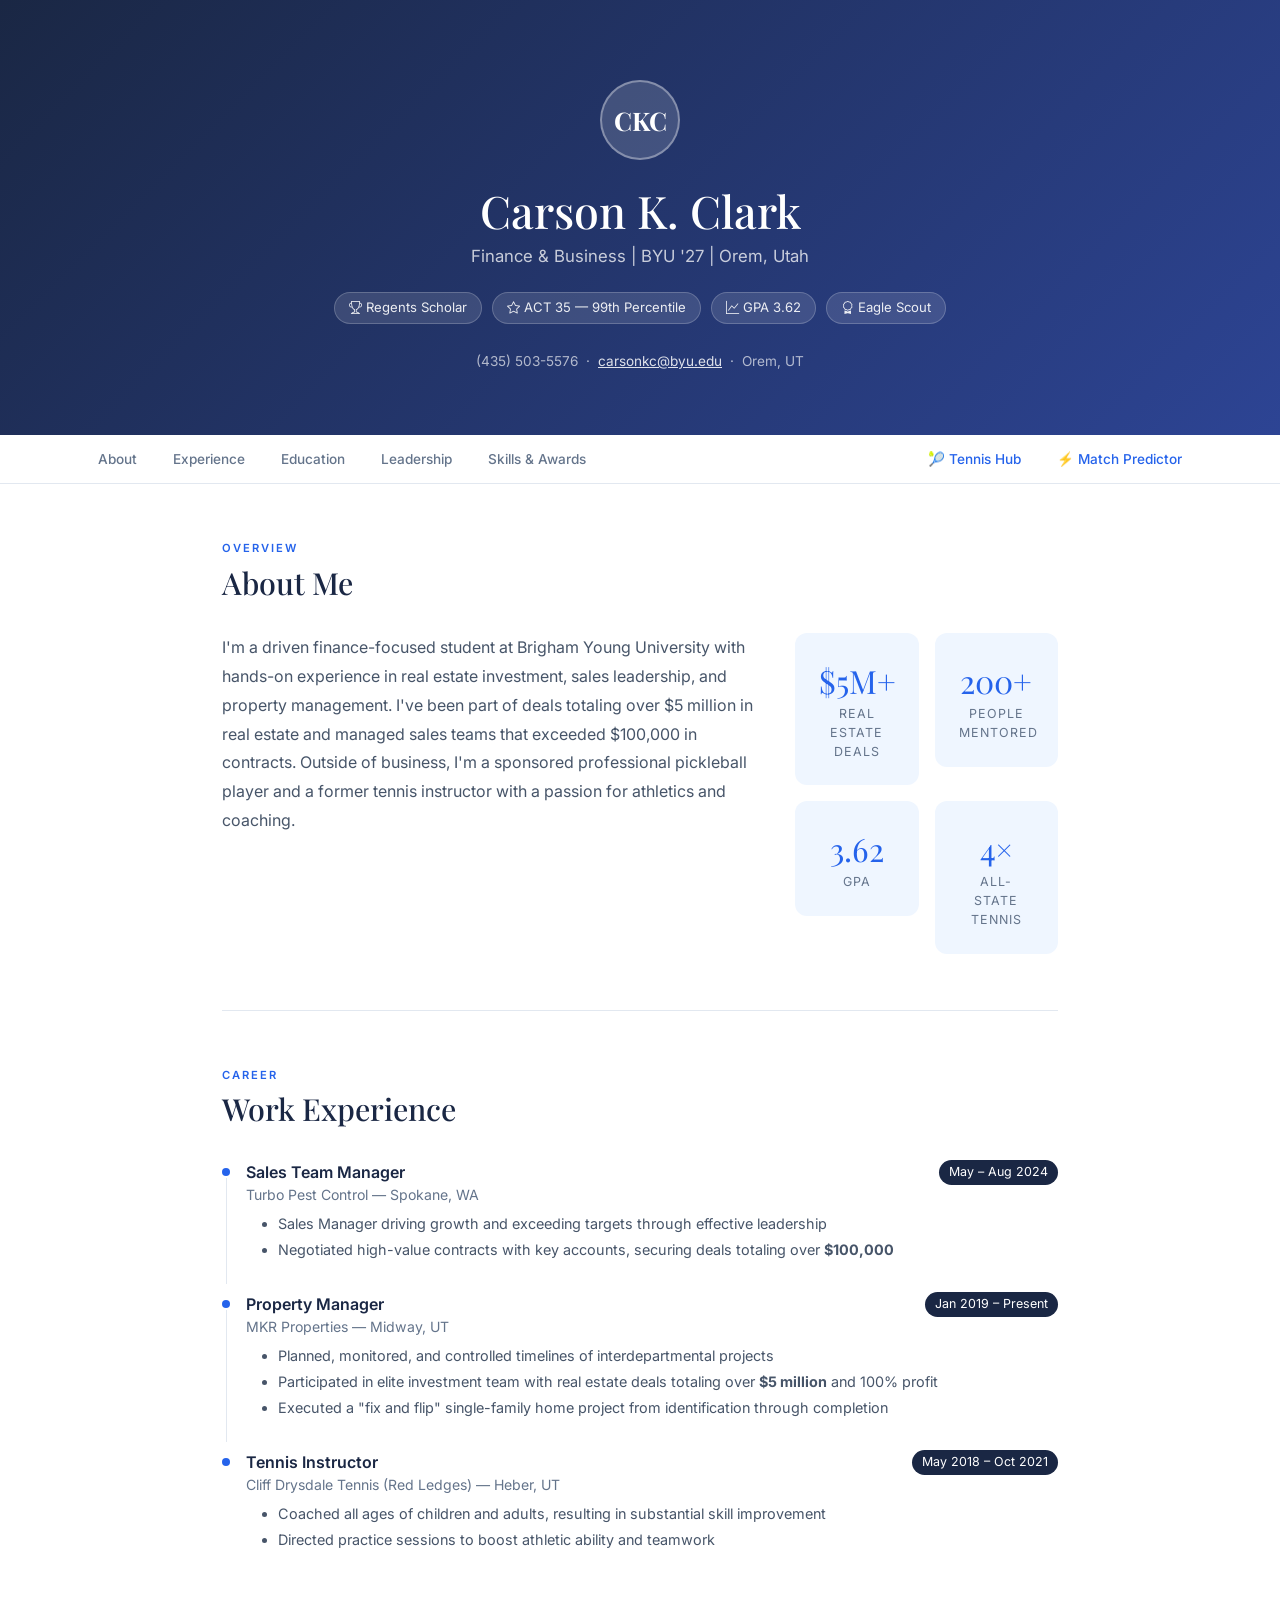
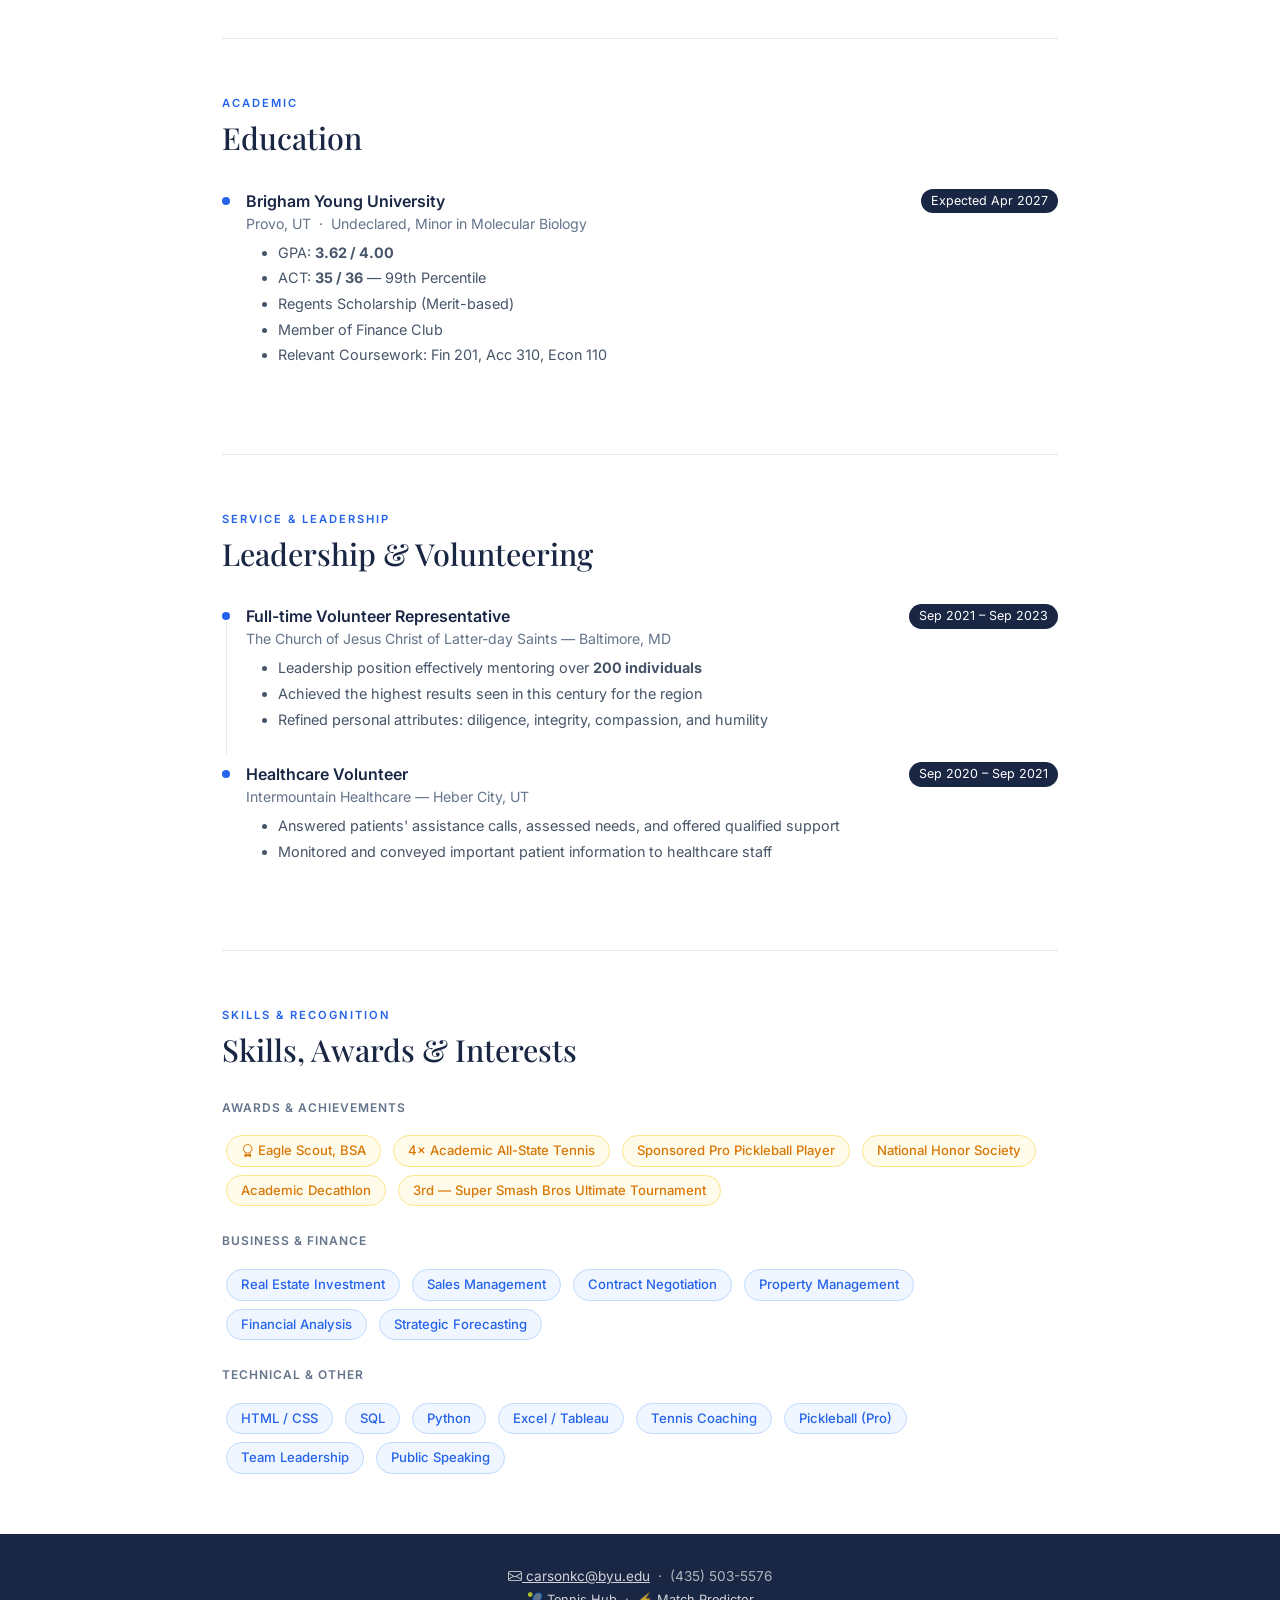
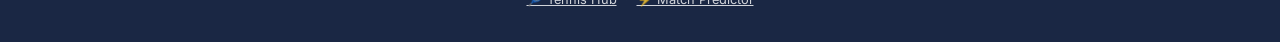
<file: index.html>
<!DOCTYPE html>
<html lang="en">
<head>
  <meta charset="UTF-8">
  <meta name="viewport" content="width=device-width, initial-scale=1.0">
  <title>Carson Clark — Portfolio</title>

  <!-- Bootstrap 5 -->
  <link href="https://cdn.jsdelivr.net/npm/bootstrap@5.3.3/dist/css/bootstrap.min.css" rel="stylesheet">
  <!-- Bootstrap Icons -->
  <link href="https://cdn.jsdelivr.net/npm/bootstrap-icons@1.11.3/font/bootstrap-icons.min.css" rel="stylesheet">
  <!-- Google Fonts -->
  <link href="https://fonts.googleapis.com/css2?family=Playfair+Display:wght@700&family=Inter:wght@300;400;500;600&display=swap" rel="stylesheet">

  <style>
    :root {
      --navy: #1a2744;
      --blue: #2563eb;
      --blue-light: #eff6ff;
      --gold: #d97706;
      --text: #1e293b;
      --muted: #64748b;
      --border: #e2e8f0;
    }
    body { font-family: 'Inter', sans-serif; color: var(--text); }
    h1, h2 { font-family: 'Playfair Display', serif; }

    /* ---- Hero ---- */
    .hero {
      background: linear-gradient(135deg, var(--navy) 0%, #2d4494 100%);
      color: white;
      padding: 5rem 0 4rem;
    }
    .hero-initials {
      width: 80px; height: 80px;
      border-radius: 50%;
      background: rgba(255,255,255,0.15);
      border: 2px solid rgba(255,255,255,0.35);
      display: flex; align-items: center; justify-content: center;
      font-size: 1.6rem; font-weight: 700;
      margin: 0 auto 1.5rem;
      font-family: 'Playfair Display', serif;
    }
    .hero h1 { font-size: 2.8rem; margin-bottom: 0.4rem; }
    .hero .subtitle { color: rgba(255,255,255,0.75); font-size: 1.05rem; }
    .hero .badges { margin-top: 1.25rem; }
    .hero .badge-item {
      display: inline-block;
      background: rgba(255,255,255,0.12);
      border: 1px solid rgba(255,255,255,0.2);
      border-radius: 20px;
      padding: 5px 14px;
      font-size: 0.82rem;
      margin: 3px;
      color: rgba(255,255,255,0.9);
    }
    .hero .contact-line {
      margin-top: 1.5rem;
      font-size: 0.85rem;
      color: rgba(255,255,255,0.65);
    }
    .hero .contact-line a { color: rgba(255,255,255,0.85); }

    /* ---- Nav ---- */
    .sticky-nav {
      background: white;
      border-bottom: 1px solid var(--border);
      position: sticky; top: 0; z-index: 100;
    }
    .sticky-nav a {
      font-size: 0.85rem; font-weight: 500;
      color: var(--muted);
      text-decoration: none;
      padding: 0.85rem 1rem;
      display: inline-block;
      transition: color 0.2s;
    }
    .sticky-nav a:hover { color: var(--blue); }

    /* ---- Sections ---- */
    section { padding: 3.5rem 0; border-bottom: 1px solid var(--border); }
    section:last-of-type { border-bottom: none; }
    .section-label {
      font-size: 0.7rem;
      font-weight: 600;
      letter-spacing: 2px;
      text-transform: uppercase;
      color: var(--blue);
      margin-bottom: 0.5rem;
    }
    .section-title {
      font-size: 1.9rem;
      margin-bottom: 2rem;
      color: var(--navy);
    }

    /* ---- Timeline ---- */
    .timeline-item { position: relative; padding-left: 1.5rem; margin-bottom: 2rem; }
    .timeline-item::before {
      content: '';
      position: absolute; left: 0; top: 8px;
      width: 8px; height: 8px;
      background: var(--blue);
      border-radius: 50%;
    }
    .timeline-item::after {
      content: '';
      position: absolute; left: 3.5px; top: 18px; bottom: -1.5rem;
      width: 1px; background: var(--border);
    }
    .timeline-item:last-child::after { display: none; }
    .item-header { display: flex; justify-content: space-between; align-items: flex-start; flex-wrap: wrap; gap: 4px; }
    .item-title { font-weight: 600; font-size: 1rem; color: var(--navy); }
    .item-sub { font-size: 0.88rem; color: var(--muted); }
    .item-date {
      font-size: 0.78rem; color: white;
      background: var(--navy);
      padding: 3px 10px; border-radius: 20px;
      white-space: nowrap;
    }
    .item-body { margin-top: 0.5rem; }
    .item-body li { font-size: 0.9rem; color: #475569; margin-bottom: 4px; }

    /* ---- Skills ---- */
    .skill-chip {
      display: inline-block;
      background: var(--blue-light);
      color: var(--blue);
      border: 1px solid #bfdbfe;
      border-radius: 20px;
      padding: 5px 14px;
      font-size: 0.82rem;
      font-weight: 500;
      margin: 4px;
    }
    .skill-chip.gold {
      background: #fffbeb;
      color: var(--gold);
      border-color: #fde68a;
    }

    /* ---- Stats row ---- */
    .stat-card {
      text-align: center;
      padding: 1.5rem;
      background: var(--blue-light);
      border-radius: 12px;
    }
    .stat-card .num {
      font-family: 'Playfair Display', serif;
      font-size: 2rem;
      color: var(--blue);
    }
    .stat-card .lbl {
      font-size: 0.78rem; color: var(--muted);
      text-transform: uppercase; letter-spacing: 1px;
    }

    /* ---- Footer ---- */
    footer {
      background: var(--navy);
      color: rgba(255,255,255,0.65);
      padding: 2rem 0;
      font-size: 0.85rem;
      text-align: center;
    }
    footer a { color: rgba(255,255,255,0.8); }
  </style>
</head>
<body>

<!-- HERO -->
<section class="hero text-center">
  <div class="container">
    <div class="hero-initials">CKC</div>
    <h1>Carson K. Clark</h1>
    <div class="subtitle">Finance &amp; Business | BYU '27 | Orem, Utah</div>
    <div class="badges">
      <span class="badge-item"><i class="bi bi-trophy"></i> Regents Scholar</span>
      <span class="badge-item"><i class="bi bi-star"></i> ACT 35 — 99th Percentile</span>
      <span class="badge-item"><i class="bi bi-graph-up"></i> GPA 3.62</span>
      <span class="badge-item"><i class="bi bi-award"></i> Eagle Scout</span>
    </div>
    <div class="contact-line">
      (435) 503-5576 &nbsp;·&nbsp;
      <a href="mailto:carsonkc@byu.edu">carsonkc@byu.edu</a> &nbsp;·&nbsp;
      Orem, UT
    </div>
  </div>
</section>

<!-- STICKY NAV -->
<nav class="sticky-nav">
  <div class="container d-flex flex-wrap gap-1">
    <a href="#about">About</a>
    <a href="#experience">Experience</a>
    <a href="#education">Education</a>
    <a href="#leadership">Leadership</a>
    <a href="#skills">Skills &amp; Awards</a>
    <a href="scratch.html" class="ms-auto" style="color: var(--blue);">🎾 Tennis Hub</a>
    <a href="app.html" style="color: var(--blue);">⚡ Match Predictor</a>
  </div>
</nav>

<div class="container" style="max-width: 860px;">

  <!-- ABOUT -->
  <section id="about">
    <div class="section-label">Overview</div>
    <h2 class="section-title">About Me</h2>
    <div class="row g-4">
      <div class="col-md-8">
        <p style="font-size: 1rem; line-height: 1.8; color: #475569;">
          I'm a driven finance-focused student at Brigham Young University with hands-on experience in
          real estate investment, sales leadership, and property management. I've been part of deals
          totaling over $5 million in real estate and managed sales teams that exceeded $100,000 in
          contracts. Outside of business, I'm a sponsored professional pickleball player and a former
          tennis instructor with a passion for athletics and coaching.
        </p>
      </div>
      <div class="col-md-4">
        <div class="row g-3">
          <div class="col-6"><div class="stat-card"><div class="num">$5M+</div><div class="lbl">Real Estate Deals</div></div></div>
          <div class="col-6"><div class="stat-card"><div class="num">200+</div><div class="lbl">People Mentored</div></div></div>
          <div class="col-6"><div class="stat-card"><div class="num">3.62</div><div class="lbl">GPA</div></div></div>
          <div class="col-6"><div class="stat-card"><div class="num">4×</div><div class="lbl">All-State Tennis</div></div></div>
        </div>
      </div>
    </div>
  </section>

  <!-- EXPERIENCE -->
  <section id="experience">
    <div class="section-label">Career</div>
    <h2 class="section-title">Work Experience</h2>

    <div class="timeline-item">
      <div class="item-header">
        <div>
          <div class="item-title">Sales Team Manager</div>
          <div class="item-sub">Turbo Pest Control — Spokane, WA</div>
        </div>
        <span class="item-date">May – Aug 2024</span>
      </div>
      <div class="item-body">
        <ul>
          <li>Sales Manager driving growth and exceeding targets through effective leadership</li>
          <li>Negotiated high-value contracts with key accounts, securing deals totaling over <strong>$100,000</strong></li>
        </ul>
      </div>
    </div>

    <div class="timeline-item">
      <div class="item-header">
        <div>
          <div class="item-title">Property Manager</div>
          <div class="item-sub">MKR Properties — Midway, UT</div>
        </div>
        <span class="item-date">Jan 2019 – Present</span>
      </div>
      <div class="item-body">
        <ul>
          <li>Planned, monitored, and controlled timelines of interdepartmental projects</li>
          <li>Participated in elite investment team with real estate deals totaling over <strong>$5 million</strong> and 100% profit</li>
          <li>Executed a "fix and flip" single-family home project from identification through completion</li>
        </ul>
      </div>
    </div>

    <div class="timeline-item">
      <div class="item-header">
        <div>
          <div class="item-title">Tennis Instructor</div>
          <div class="item-sub">Cliff Drysdale Tennis (Red Ledges) — Heber, UT</div>
        </div>
        <span class="item-date">May 2018 – Oct 2021</span>
      </div>
      <div class="item-body">
        <ul>
          <li>Coached all ages of children and adults, resulting in substantial skill improvement</li>
          <li>Directed practice sessions to boost athletic ability and teamwork</li>
        </ul>
      </div>
    </div>
  </section>

  <!-- EDUCATION -->
  <section id="education">
    <div class="section-label">Academic</div>
    <h2 class="section-title">Education</h2>

    <div class="timeline-item">
      <div class="item-header">
        <div>
          <div class="item-title">Brigham Young University</div>
          <div class="item-sub">Provo, UT &nbsp;·&nbsp; Undeclared, Minor in Molecular Biology</div>
        </div>
        <span class="item-date">Expected Apr 2027</span>
      </div>
      <div class="item-body">
        <ul>
          <li>GPA: <strong>3.62 / 4.00</strong></li>
          <li>ACT: <strong>35 / 36</strong> — 99th Percentile</li>
          <li>Regents Scholarship (Merit-based)</li>
          <li>Member of Finance Club</li>
          <li>Relevant Coursework: Fin 201, Acc 310, Econ 110</li>
        </ul>
      </div>
    </div>
  </section>

  <!-- LEADERSHIP -->
  <section id="leadership">
    <div class="section-label">Service &amp; Leadership</div>
    <h2 class="section-title">Leadership &amp; Volunteering</h2>

    <div class="timeline-item">
      <div class="item-header">
        <div>
          <div class="item-title">Full-time Volunteer Representative</div>
          <div class="item-sub">The Church of Jesus Christ of Latter-day Saints — Baltimore, MD</div>
        </div>
        <span class="item-date">Sep 2021 – Sep 2023</span>
      </div>
      <div class="item-body">
        <ul>
          <li>Leadership position effectively mentoring over <strong>200 individuals</strong></li>
          <li>Achieved the highest results seen in this century for the region</li>
          <li>Refined personal attributes: diligence, integrity, compassion, and humility</li>
        </ul>
      </div>
    </div>

    <div class="timeline-item">
      <div class="item-header">
        <div>
          <div class="item-title">Healthcare Volunteer</div>
          <div class="item-sub">Intermountain Healthcare — Heber City, UT</div>
        </div>
        <span class="item-date">Sep 2020 – Sep 2021</span>
      </div>
      <div class="item-body">
        <ul>
          <li>Answered patients' assistance calls, assessed needs, and offered qualified support</li>
          <li>Monitored and conveyed important patient information to healthcare staff</li>
        </ul>
      </div>
    </div>
  </section>

  <!-- SKILLS & AWARDS -->
  <section id="skills">
    <div class="section-label">Skills &amp; Recognition</div>
    <h2 class="section-title">Skills, Awards &amp; Interests</h2>

    <h6 class="text-uppercase fw-semibold mb-3" style="font-size:0.75rem; color: var(--muted); letter-spacing:1px;">Awards &amp; Achievements</h6>
    <div class="mb-4">
      <span class="skill-chip gold"><i class="bi bi-award"></i> Eagle Scout, BSA</span>
      <span class="skill-chip gold">4× Academic All-State Tennis</span>
      <span class="skill-chip gold">Sponsored Pro Pickleball Player</span>
      <span class="skill-chip gold">National Honor Society</span>
      <span class="skill-chip gold">Academic Decathlon</span>
      <span class="skill-chip gold">3rd — Super Smash Bros Ultimate Tournament</span>
    </div>

    <h6 class="text-uppercase fw-semibold mb-3" style="font-size:0.75rem; color: var(--muted); letter-spacing:1px;">Business &amp; Finance</h6>
    <div class="mb-4">
      <span class="skill-chip">Real Estate Investment</span>
      <span class="skill-chip">Sales Management</span>
      <span class="skill-chip">Contract Negotiation</span>
      <span class="skill-chip">Property Management</span>
      <span class="skill-chip">Financial Analysis</span>
      <span class="skill-chip">Strategic Forecasting</span>
    </div>

    <h6 class="text-uppercase fw-semibold mb-3" style="font-size:0.75rem; color: var(--muted); letter-spacing:1px;">Technical &amp; Other</h6>
    <div>
      <span class="skill-chip">HTML / CSS</span>
      <span class="skill-chip">SQL</span>
      <span class="skill-chip">Python</span>
      <span class="skill-chip">Excel / Tableau</span>
      <span class="skill-chip">Tennis Coaching</span>
      <span class="skill-chip">Pickleball (Pro)</span>
      <span class="skill-chip">Team Leadership</span>
      <span class="skill-chip">Public Speaking</span>
    </div>
  </section>

</div><!-- end container -->

<!-- FOOTER -->
<footer>
  <div class="container">
    <p class="mb-1">
      <a href="mailto:carsonkc@byu.edu"><i class="bi bi-envelope"></i> carsonkc@byu.edu</a>
      &nbsp;·&nbsp; (435) 503-5576
    </p>
    <p class="mb-0" style="font-size:0.8rem;">
      <a href="scratch.html">🎾 Tennis Hub</a> &nbsp;·&nbsp;
      <a href="app.html">⚡ Match Predictor</a>
    </p>
  </div>
</footer>

<script src="https://cdn.jsdelivr.net/npm/bootstrap@5.3.3/dist/js/bootstrap.bundle.min.js"></script>
</body>
</html>
</file>
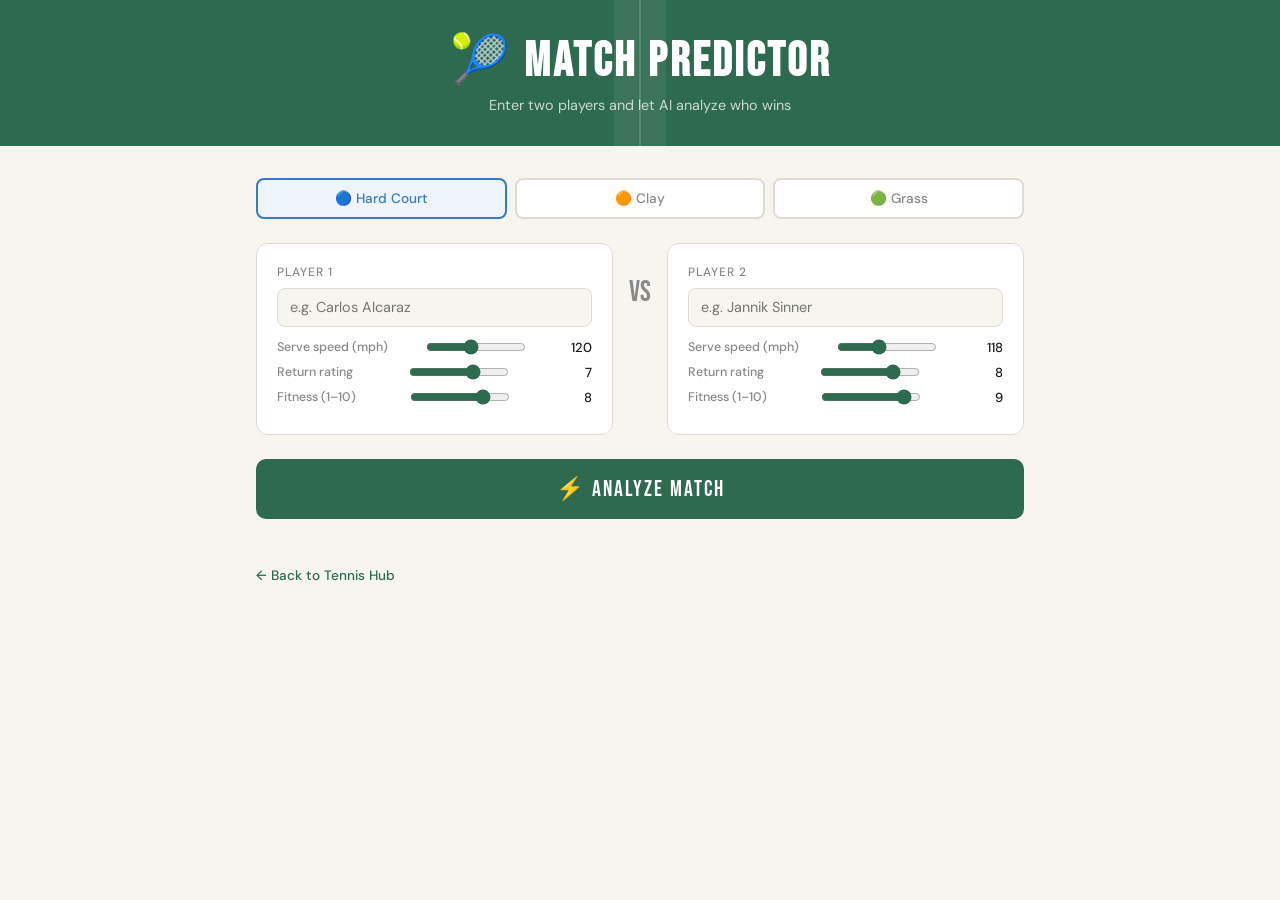
<file: app.html>
<!DOCTYPE html>
<html lang="en">
<head>
<meta charset="UTF-8">
<meta name="viewport" content="width=device-width, initial-scale=1.0">
<title>Tennis Match Predictor</title>
<style>
  @import url('https://fonts.googleapis.com/css2?family=Bebas+Neue&family=DM+Sans:wght@300;400;500&display=swap');

  *, *::before, *::after { box-sizing: border-box; margin: 0; padding: 0; }

  :root {
    --green: #2d6a4f;
    --green-light: #52b788;
    --green-pale: #d8f3dc;
    --clay: #c0704a;
    --clay-pale: #f5e6df;
    --dark: #1a1a1a;
    --mid: #444;
    --soft: #888;
    --bg: #f7f5f0;
    --white: #ffffff;
    --border: #e0dcd4;
  }

  body {
    font-family: 'DM Sans', sans-serif;
    background: var(--bg);
    color: var(--dark);
    min-height: 100vh;
    padding: 0;
  }

  .court-header {
    background: var(--green);
    padding: 2rem;
    text-align: center;
    position: relative;
    overflow: hidden;
  }
  .court-header::before {
    content: '';
    position: absolute;
    inset: 0;
    background: repeating-linear-gradient(
      90deg,
      transparent,
      transparent 48%,
      rgba(255,255,255,0.07) 48%,
      rgba(255,255,255,0.07) 52%
    );
  }
  .court-header::after {
    content: '';
    position: absolute;
    left: 50%;
    top: 0; bottom: 0;
    width: 2px;
    background: rgba(255,255,255,0.15);
    transform: translateX(-50%);
  }
  .court-header h1 {
    font-family: 'Bebas Neue', sans-serif;
    font-size: 3rem;
    color: white;
    letter-spacing: 3px;
    position: relative;
    z-index: 1;
  }
  .court-header p {
    color: rgba(255,255,255,0.75);
    font-size: 0.9rem;
    margin-top: 0.4rem;
    position: relative;
    z-index: 1;
  }

  .main { max-width: 800px; margin: 0 auto; padding: 2rem 1rem; }

  .surface-tabs {
    display: flex; gap: 8px; margin-bottom: 1.5rem;
  }
  .surface-tab {
    flex: 1;
    padding: 0.6rem;
    border: 2px solid var(--border);
    border-radius: 8px;
    background: white;
    cursor: pointer;
    font-family: 'DM Sans', sans-serif;
    font-size: 0.85rem;
    font-weight: 500;
    color: var(--soft);
    transition: all 0.2s;
    text-align: center;
  }
  .surface-tab.active[data-surface="hard"] { border-color: #3a7abf; color: #3a7abf; background: #eef4fc; }
  .surface-tab.active[data-surface="clay"] { border-color: var(--clay); color: var(--clay); background: var(--clay-pale); }
  .surface-tab.active[data-surface="grass"] { border-color: var(--green); color: var(--green); background: var(--green-pale); }

  .players-grid {
    display: grid;
    grid-template-columns: 1fr auto 1fr;
    gap: 1rem;
    align-items: start;
    margin-bottom: 1.5rem;
  }
  .vs-badge {
    font-family: 'Bebas Neue', sans-serif;
    font-size: 1.8rem;
    color: var(--soft);
    padding-top: 2rem;
  }

  .player-card {
    background: white;
    border: 1.5px solid var(--border);
    border-radius: 12px;
    padding: 1.25rem;
  }
  .player-card label {
    font-size: 0.75rem;
    font-weight: 500;
    text-transform: uppercase;
    letter-spacing: 1px;
    color: var(--soft);
    display: block;
    margin-bottom: 0.5rem;
  }
  .player-card input, .player-card select {
    width: 100%;
    padding: 0.6rem 0.75rem;
    border: 1.5px solid var(--border);
    border-radius: 8px;
    font-family: 'DM Sans', sans-serif;
    font-size: 0.9rem;
    background: var(--bg);
    color: var(--dark);
    margin-bottom: 0.75rem;
    outline: none;
    transition: border-color 0.2s;
  }
  .player-card input:focus, .player-card select:focus {
    border-color: var(--green-light);
  }

  .stat-row {
    display: flex;
    justify-content: space-between;
    align-items: center;
    margin-bottom: 0.5rem;
  }
  .stat-row label {
    font-size: 0.78rem;
    color: var(--soft);
    text-transform: none;
    letter-spacing: 0;
    margin: 0;
  }
  .stat-row input[type="range"] {
    width: 100px;
    margin: 0;
    padding: 0;
    border: none;
    background: none;
    accent-color: var(--green);
  }
  .stat-val {
    font-size: 0.82rem;
    font-weight: 500;
    color: var(--dark);
    min-width: 28px;
    text-align: right;
  }

  .analyze-btn {
    width: 100%;
    padding: 1rem;
    background: var(--green);
    color: white;
    border: none;
    border-radius: 10px;
    font-family: 'Bebas Neue', sans-serif;
    font-size: 1.4rem;
    letter-spacing: 2px;
    cursor: pointer;
    transition: background 0.2s, transform 0.1s;
    margin-bottom: 1.5rem;
  }
  .analyze-btn:hover { background: #245c42; }
  .analyze-btn:active { transform: scale(0.99); }
  .analyze-btn:disabled { background: #aaa; cursor: not-allowed; }

  .result-box {
    background: white;
    border: 1.5px solid var(--border);
    border-radius: 12px;
    padding: 1.5rem;
    display: none;
  }
  .result-box.show { display: block; }

  .result-header {
    font-family: 'Bebas Neue', sans-serif;
    font-size: 1.1rem;
    letter-spacing: 2px;
    color: var(--soft);
    margin-bottom: 1rem;
  }

  .win-bar-wrap {
    display: grid;
    grid-template-columns: 80px 1fr 80px;
    align-items: center;
    gap: 0.75rem;
    margin-bottom: 1.25rem;
  }
  .win-name { font-weight: 500; font-size: 0.9rem; }
  .win-name.right { text-align: right; }
  .bar-track {
    height: 18px;
    background: var(--bg);
    border-radius: 99px;
    overflow: hidden;
    display: flex;
  }
  .bar-fill-a {
    background: var(--green);
    border-radius: 99px 0 0 99px;
    transition: width 0.8s cubic-bezier(.4,0,.2,1);
    display: flex; align-items: center; justify-content: center;
    font-size: 0.7rem; font-weight: 500; color: white;
  }
  .bar-fill-b {
    background: var(--clay);
    border-radius: 0 99px 99px 0;
    transition: width 0.8s cubic-bezier(.4,0,.2,1);
    display: flex; align-items: center; justify-content: center;
    font-size: 0.7rem; font-weight: 500; color: white;
  }

  .prediction-text {
    font-size: 0.9rem;
    line-height: 1.7;
    color: var(--mid);
    border-top: 1px solid var(--border);
    padding-top: 1rem;
  }
  .prediction-text strong { color: var(--dark); }

  .loading-dots span {
    display: inline-block;
    animation: bounce 1.2s infinite;
    font-size: 1.5rem;
  }
  .loading-dots span:nth-child(2) { animation-delay: 0.2s; }
  .loading-dots span:nth-child(3) { animation-delay: 0.4s; }
  @keyframes bounce {
    0%, 80%, 100% { transform: translateY(0); }
    40% { transform: translateY(-8px); }
  }

  .back-link {
    display: inline-block;
    margin: 1.5rem 0 0;
    color: var(--green);
    font-size: 0.85rem;
    text-decoration: none;
    font-weight: 500;
  }
  .back-link:hover { text-decoration: underline; }

  .score-chip {
    display: inline-block;
    background: var(--green-pale);
    color: var(--green);
    border-radius: 99px;
    padding: 2px 10px;
    font-size: 0.78rem;
    font-weight: 500;
    margin-left: 6px;
  }
  .score-chip.clay { background: var(--clay-pale); color: var(--clay); }
</style>
</head>
<body>

<div class="court-header">
  <h1>🎾 Match Predictor</h1>
  <p>Enter two players and let AI analyze who wins</p>
</div>

<div class="main">

  <div class="surface-tabs">
    <button class="surface-tab active" data-surface="hard">🔵 Hard Court</button>
    <button class="surface-tab" data-surface="clay">🟠 Clay</button>
    <button class="surface-tab" data-surface="grass">🟢 Grass</button>
  </div>

  <div class="players-grid">
    <div class="player-card" id="cardA">
      <label>Player 1</label>
      <input type="text" id="nameA" placeholder="e.g. Carlos Alcaraz" />

      <div class="stat-row">
        <label>Serve speed (mph)</label>
        <input type="range" min="100" max="145" value="120" id="serveA" oninput="document.getElementById('serveAval').textContent=this.value">
        <span class="stat-val" id="serveAval">120</span>
      </div>
      <div class="stat-row">
        <label>Return rating</label>
        <input type="range" min="1" max="10" value="7" id="returnA" oninput="document.getElementById('returnAval').textContent=this.value">
        <span class="stat-val" id="returnAval">7</span>
      </div>
      <div class="stat-row">
        <label>Fitness (1–10)</label>
        <input type="range" min="1" max="10" value="8" id="fitnessA" oninput="document.getElementById('fitnessAval').textContent=this.value">
        <span class="stat-val" id="fitnessAval">8</span>
      </div>
    </div>

    <div class="vs-badge">VS</div>

    <div class="player-card" id="cardB">
      <label>Player 2</label>
      <input type="text" id="nameB" placeholder="e.g. Jannik Sinner" />

      <div class="stat-row">
        <label>Serve speed (mph)</label>
        <input type="range" min="100" max="145" value="118" id="serveB" oninput="document.getElementById('serveBval').textContent=this.value">
        <span class="stat-val" id="serveBval">118</span>
      </div>
      <div class="stat-row">
        <label>Return rating</label>
        <input type="range" min="1" max="10" value="8" id="returnB" oninput="document.getElementById('returnBval').textContent=this.value">
        <span class="stat-val" id="returnBval">8</span>
      </div>
      <div class="stat-row">
        <label>Fitness (1–10)</label>
        <input type="range" min="1" max="10" value="9" id="fitnessB" oninput="document.getElementById('fitnessBval').textContent=this.value">
        <span class="stat-val" id="fitnessBval">9</span>
      </div>
    </div>
  </div>

  <button class="analyze-btn" id="analyzeBtn" onclick="runAnalysis()">⚡ Analyze Match</button>

  <div class="result-box" id="resultBox">
    <div class="result-header">AI MATCH ANALYSIS</div>
    <div class="win-bar-wrap">
      <div class="win-name" id="barNameA">Player 1</div>
      <div class="bar-track">
        <div class="bar-fill-a" id="barA" style="width:50%">50%</div>
        <div class="bar-fill-b" id="barB" style="width:50%">50%</div>
      </div>
      <div class="win-name right" id="barNameB">Player 2</div>
    </div>
    <div class="prediction-text" id="predText">
      <div class="loading-dots"><span>●</span><span>●</span><span>●</span></div>
    </div>
  </div>

  <a href="scratch.html" class="back-link">← Back to Tennis Hub</a>
</div>

<script>
  const surfaceTabs = document.querySelectorAll('.surface-tab');
  let activeSurface = 'hard';

  surfaceTabs.forEach(tab => {
    tab.addEventListener('click', () => {
      surfaceTabs.forEach(t => t.classList.remove('active'));
      tab.classList.add('active');
      activeSurface = tab.dataset.surface;
    });
  });

  function runAnalysis() {
    const nameA = document.getElementById('nameA').value.trim() || 'Player 1';
    const nameB = document.getElementById('nameB').value.trim() || 'Player 2';
    
    // Grab stats as numbers
    const statsA = {
      serve: parseInt(document.getElementById('serveA').value),
      return: parseInt(document.getElementById('returnA').value),
      fitness: parseInt(document.getElementById('fitnessA').value)
    };
    const statsB = {
      serve: parseInt(document.getElementById('serveB').value),
      return: parseInt(document.getElementById('returnB').value),
      fitness: parseInt(document.getElementById('fitnessB').value)
    };

    const btn = document.getElementById('analyzeBtn');
    btn.disabled = true;
    btn.textContent = 'Analyzing...';

    const resultBox = document.getElementById('resultBox');
    resultBox.classList.add('show');
    
    // Show loading dots for 1.5 seconds to "feel" like AI is thinking
    document.getElementById('predText').innerHTML = '<div class="loading-dots"><span>●</span><span>●</span><span>●</span></div>';

    setTimeout(() => {
      // LOGIC: Calculate a simple score based on stats + surface bonus
      let scoreA = (statsA.serve * 0.4) + (statsA.return * 5) + (statsA.fitness * 3);
      let scoreB = (statsB.serve * 0.4) + (statsB.return * 5) + (statsB.fitness * 3);

      // Surface adjustments
      if(activeSurface === 'clay') { scoreA += (statsA.return * 2); scoreB += (statsB.return * 2); }
      if(activeSurface === 'grass') { scoreA += (statsA.serve * 0.2); scoreB += (statsB.serve * 0.2); }

      // Calculate Percentages
      const total = scoreA + scoreB;
      const pA = Math.round((scoreA / total) * 100);
      const pB = 100 - pA;

      // Update UI
      document.getElementById('barNameA').textContent = nameA;
      document.getElementById('barNameB').textContent = nameB;
      document.getElementById('barA').style.width = pA + '%';
      document.getElementById('barB').style.width = pB + '%';
      document.getElementById('barA').textContent = pA + '%';
      document.getElementById('barB').textContent = pB + '%';

      const winner = pA > pB ? nameA : nameB;
      const surfaceLabel = activeSurface === 'hard' ? '🔵 Hard' : activeSurface === 'clay' ? '🟠 Clay' : '🟢 Grass';
      
      document.getElementById('predText').innerHTML = `
        <p style="margin-bottom:0.75rem">Based on the ${surfaceLabel} conditions, <strong>${winner}</strong> shows a statistical edge. 
        ${winner === nameA ? nameA : nameB}'s return rating of ${winner === nameA ? statsA.return : statsB.return} was the deciding factor in this simulation.</p>
        <p style="margin-bottom:0.75rem"><strong>🔑 Key factor:</strong> Superior efficiency on ${activeSurface} courts.</p>
        <p>
          <strong>Predicted winner:</strong> ${winner}
          <span class="score-chip">6-4, 7-5</span>
          <span class="score-chip clay">${surfaceLabel}</span>
        </p>
      `;

      btn.disabled = false;
      btn.textContent = '⚡ Analyze Match';
    }, 1500); 
  }
</script>
</body>
</html>
</file>
